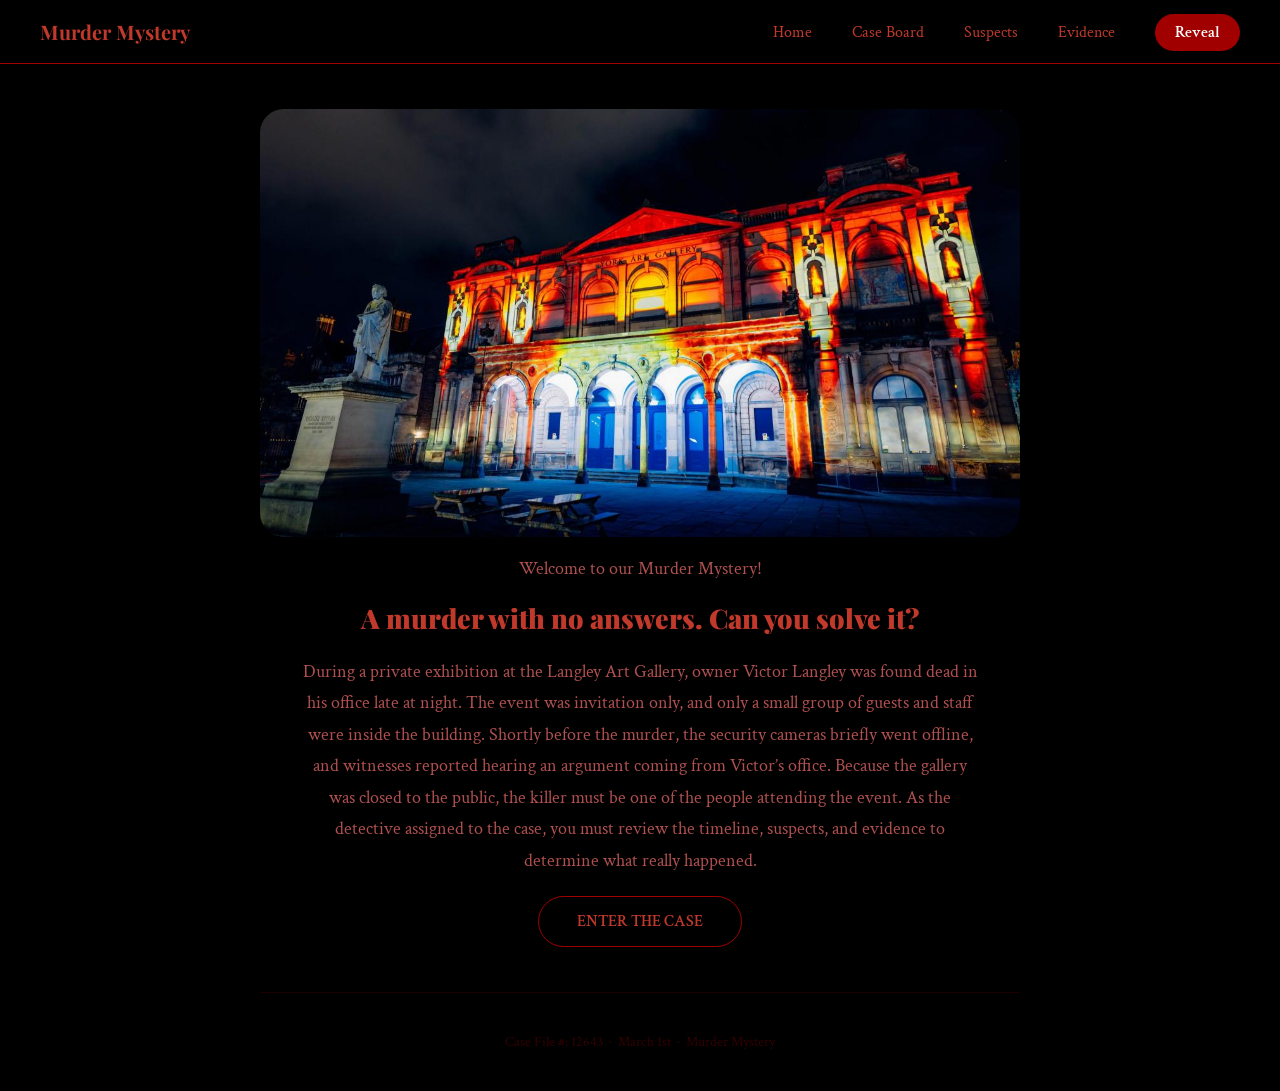
<file: index.html>
<!DOCTYPE html>
<html lang="en">
<head>
  <meta charset="UTF-8">
  <meta name="viewport" content="width=device-width, initial-scale=1.0">

  <link rel="preconnect" href="https://fonts.googleapis.com">
  <link rel="preconnect" href="https://fonts.gstatic.com" crossorigin>
  <link href="https://fonts.googleapis.com/css2?family=Crimson+Text:ital,wght@0,400;0,600;0,700;1,400;1,600;1,700&family=Playfair+Display:ital,wght@0,400..900;1,400..900&display=swap" rel="stylesheet">

  <link rel="stylesheet" href="styles.css">
  <title>Homepage</title>
</head>
<body>
  <!--Navigation Bar-->
  <nav class="nav">
    <a href="index.html" class="nav_logo">Murder Mystery</a>

    <input type="checkbox" id="menu-toggle">

    <ul class="nav_links">
      <li><a href="index.html">Home</a></li>
      <li><a href="case-board.html">Case Board</a></li>
      <li><a href="suspects.html">Suspects</a></li>
      <li><a href="evidence.html">Evidence</a></li>
      <li><a href="reveal.html" class="reveal_button">Reveal</a></li>
    </ul>

    <label for="menu-toggle" class="menu-icon">
      ☰
    </label>
  </nav>

  <main>
    <!--Hero Section-->
    <section class="hero">
      <div class="hero_image">
        <!--IMAGE-->
        <img src="images/art-gallery.jpeg" alt="Placeholder Image">
      </div>
      <div class="hero_text">
        <p class="welcome">Welcome to our Murder Mystery!</p>
        <!--ATTENTION GETTER-->
        <h1>A murder with no answers. Can you solve it?</h1>
        <!--CASE DESCRIPTION-->
        <p class="description">
          During a private exhibition at the Langley Art Gallery, owner Victor Langley was found dead in his office late at night.
          The event was invitation only, and only a small group of guests and staff were inside the building.
          Shortly before the murder, the security cameras briefly went offline, and witnesses reported hearing an argument coming from Victor’s office.
          Because the gallery was closed to the public, the killer must be one of the people attending the event.
          As the detective assigned to the case, you must review the timeline, suspects, and evidence to determine what really happened.
        </p>
        <a class="enter_button" href="case-board.html">ENTER THE CASE</a>
      </div>
    </section>

    <hr class="divider">
  </main>

  <footer>
    Case File #: 12643 &nbsp;·&nbsp; March 1st  &nbsp;·&nbsp; Murder Mystery 
  </footer>
</body>
</html>
</file>
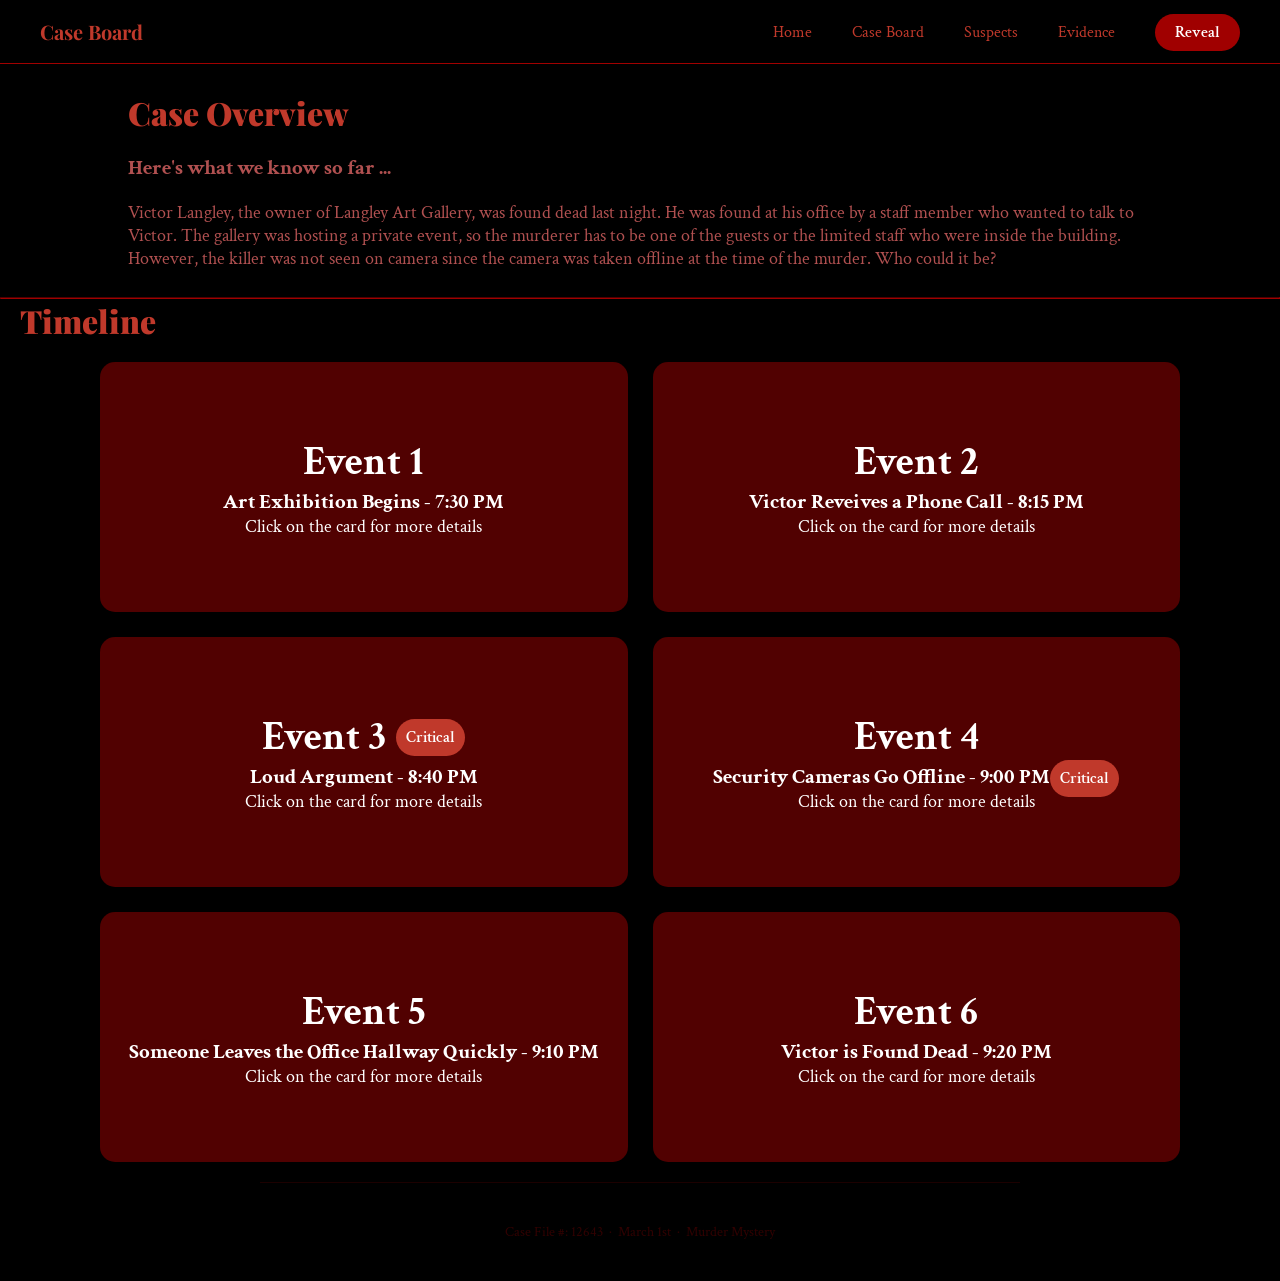
<file: case-board.html>
<!DOCTYPE html>
<html lang="en">
<head>
  <meta charset="UTF-8">
  <meta name="viewport" content="width=device-width, initial-scale=1.0">
  
  <link rel="preconnect" href="https://fonts.googleapis.com">
  <link rel="preconnect" href="https://fonts.gstatic.com" crossorigin>
  <link href="https://fonts.googleapis.com/css2?family=Crimson+Text:ital,wght@0,400;0,600;0,700;1,400;1,600;1,700&family=Playfair+Display:ital,wght@0,400..900;1,400..900&display=swap" rel="stylesheet">

  <link rel="stylesheet" href="styles.css">
  <link rel="stylesheet" href="case-styles.css">
  
  <title>Case Board</title>
</head>
<body>
  <!--Navigation Bar-->
  <nav class="nav">
    <a href="case-board.html" class="nav_logo">Case Board</a>

    <input type="checkbox" id="menu-toggle">

    <ul class="nav_links">
      <li><a href="index.html">Home</a></li>
      <li><a href="case-board.html">Case Board</a></li>
      <li><a href="suspects.html">Suspects</a></li>
      <li><a href="evidence.html">Evidence</a></li>
      <li><a href="reveal.html" class="reveal_button">Reveal</a></li>
    </ul>

    <label for="menu-toggle" class="menu-icon">
      ☰
    </label>
  </nav>

  <main>
    <!--Overview Section-->
    <section class="overview_section">
      <h2>Case Overview</h2>
      <h3 class="what_we_know"> Here's what we know so far ...</h3>
      <p class="detailed_overview">
        Victor Langley, the owner of Langley Art Gallery, was found dead last night. 
        He was found at his office by a staff member who wanted to talk to Victor.
        The gallery was hosting a private event, so the murderer has to be one of the guests or the limited staff who were inside the building. 
        However, the killer was not seen on camera since the camera was taken offline at the time of the murder. Who could it be?
      </p>
    </section>

    <hr class="section_divider">

    <!--Timeline Section-->
    <h2 class="clues">Timeline</h2>
    <section class="card_grid">

      <div class="flip_card">
        <input type="checkbox" id="card1" class="flip_toggle">
        <div class="flip_card_inner">
          <div class="flip_card_front">
            <label for="card1" class="card_label"></label>
              <h2 class="clue_num">Event 1</h2>
              <h3 class="title_name">Art Exhibition Begins - 7:30 PM</h3>
              <p class="click_description">Click on the card for more details</p>
          </div>
          <div class="flip_card_back">
            <label for="card1" class="card_label"></label>
              <h2 class="clue_details">Event 1 Details</h2>
              <p class="back_details">Details:</p>
              <p class="full_description">
                The guests start arriving at the Langley Art Gallery right on time. 
                There are staff with champagne greeting the guests, and checking the names against the guest list.
                Even though the night has just started, many guests seem tense and are looking over their shoulders.
              </p>
          </div>
        </div>
      </div>
      
      <div class="flip_card">
        <input type="checkbox" id="card2" class="flip_toggle">
        <div class="flip_card_inner">
          <div class="flip_card_front">
            <label for="card2" class="card_label"></label>
              <h2 class="clue_num">Event 2</h2>
              <h3 class="title_name">Victor Reveives a Phone Call - 8:15 PM</h3>
              <p class="click_description">Click on the card for more details</p>
          </div>
          <div class="flip_card_back">
            <label for="card2" class="card_label"></label>
              <h2 class="clue_details">Event 2 Details</h2>
              <p class="back_details">Details:</p>
              <p class="full_description">
                Victor receives a phone call while talking to some of the other guests. 
                He quickly excuses himself and takes the call somewhat away from the exhibition.
                Guests quickly realized that something was wrong when he became agitated at the end of his call.
                Victor then returns to the exhibition for a brief moment, but without saying much he went to office shortly after.
              </p>
          </div>
        </div>
      </div>
      
      <div class="flip_card">
        <input type="checkbox" id="card3" class="flip_toggle">
        <div class="flip_card_inner">
          <div class="flip_card_front">
            <label for="card3" class="card_label"></label>
              <h2 class="clue_num">Event 3 <span class="status_badge critical">Critical</span></h2>
              <h3 class="title_name">Loud Argument - 8:40 PM</h3>
              <p class="click_description">Click on the card for more details</p>
          </div>
          <div class="flip_card_back">
            <label for="card3" class="card_label"></label>
              <h2 class="clue_details">Event 3 Details <span class="status_badge critical">Critical</span></h2>
              <p class="back_details">Details:</p>
              <p class="full_description">
                A staff memeber was walking by Victor's office when she heard loud voices coming from Victor's office.
                It was not clear what the argument was about, but she could tell it was Victor arguing with someone she could not identify.
                The argument lasted for several minutes before falling silent.
              </p>
          </div>
        </div>
      </div>
      
      <div class="flip_card">
        <input type="checkbox" id="card4" class="flip_toggle">
        <div class="flip_card_inner">
          <div class="flip_card_front">
            <label for="card4" class="card_label"></label>
              <h2 class="clue_num">Event 4</h2>
              <h3 class="title_name">Security Cameras Go Offline - 9:00 PM<span class="status_badge critical">Critical</span></h3>
              <p class="click_description">Click on the card for more details</p>
          </div>
          <div class="flip_card_back">
            <label for="card4" class="card_label"></label>
              <h2 class="clue_details">Event 4 Details <span class="status_badge critical">Critical</span></h2>
              <p class="back_details">Details:</p>
              <p class="full_description">
                All of a sudden, the gallery's security system goes offline with no explanation. 
                This lasted for about 15 minutes, which means that in a critical window of time, there is no recorded footage. 
                Investigators could not find any technical fault to explain the situation.
              </p>
          </div>
        </div>
      </div>
      
      <div class="flip_card">
        <input type="checkbox" id="card5" class="flip_toggle">
        <div class="flip_card_inner">
          <div class="flip_card_front">
            <label for="card5" class="card_label"></label>
              <h2 class="clue_num">Event 5</h2>
              <h3 class="title_name">Someone Leaves the Office Hallway Quickly - 9:10 PM</h3>
              <p class="click_description">Click on the card for more details</p>
          </div>
          <div class="flip_card_back">
            <label for="card5" class="card_label"></label>
              <h2 class="clue_details">Event 5 Details</h2>
              <p class="back_details">Details:</p>
              <p class="full_description">
                One of the guests standing near the east corridor sees someone running away from the direction of Victor’s office. 
                The mysterious person kept their head down and did not stop when called to. 
                None of the guests were able to identify this individual.
              </p>
          </div>
        </div>
      </div>
      
      <div class="flip_card">
        <input type="checkbox" id="card6" class="flip_toggle">
        <div class="flip_card_inner">
          <div class="flip_card_front">
            <label for="card6" class="card_label"></label>
              <h2 class="clue_num">Event 6</h2>
              <h3 class="title_name">Victor is Found Dead - 9:20 PM</h3>
              <p class="click_description">Click on the card for more details</p>
          </div>
          <div class="flip_card_back">
            <label for="card6" class="card_label"></label>
              <h2 class="clue_details">Event 6 Details</h2>
              <p class="back_details">Details:</p>
              <p class="full_description">
                One of the staff members wanted to talk to Victor in his office, but they found Victor behind his desk, unresponsive.
                Emergency services were called immediately, but it was too late. Victor was pronounced dead at the scene.
                The gallery then went into lockdown, and all guests were told to stay on the premise for interviews.
              </p>
          </div>
        </div>
      </div>

    </section>

    <hr class="divider">

  </main>
  
  <footer>
    Case File #: 12643 &nbsp;·&nbsp; March 1st  &nbsp;·&nbsp; Murder Mystery 
  </footer>
</body>
</html>
</file>
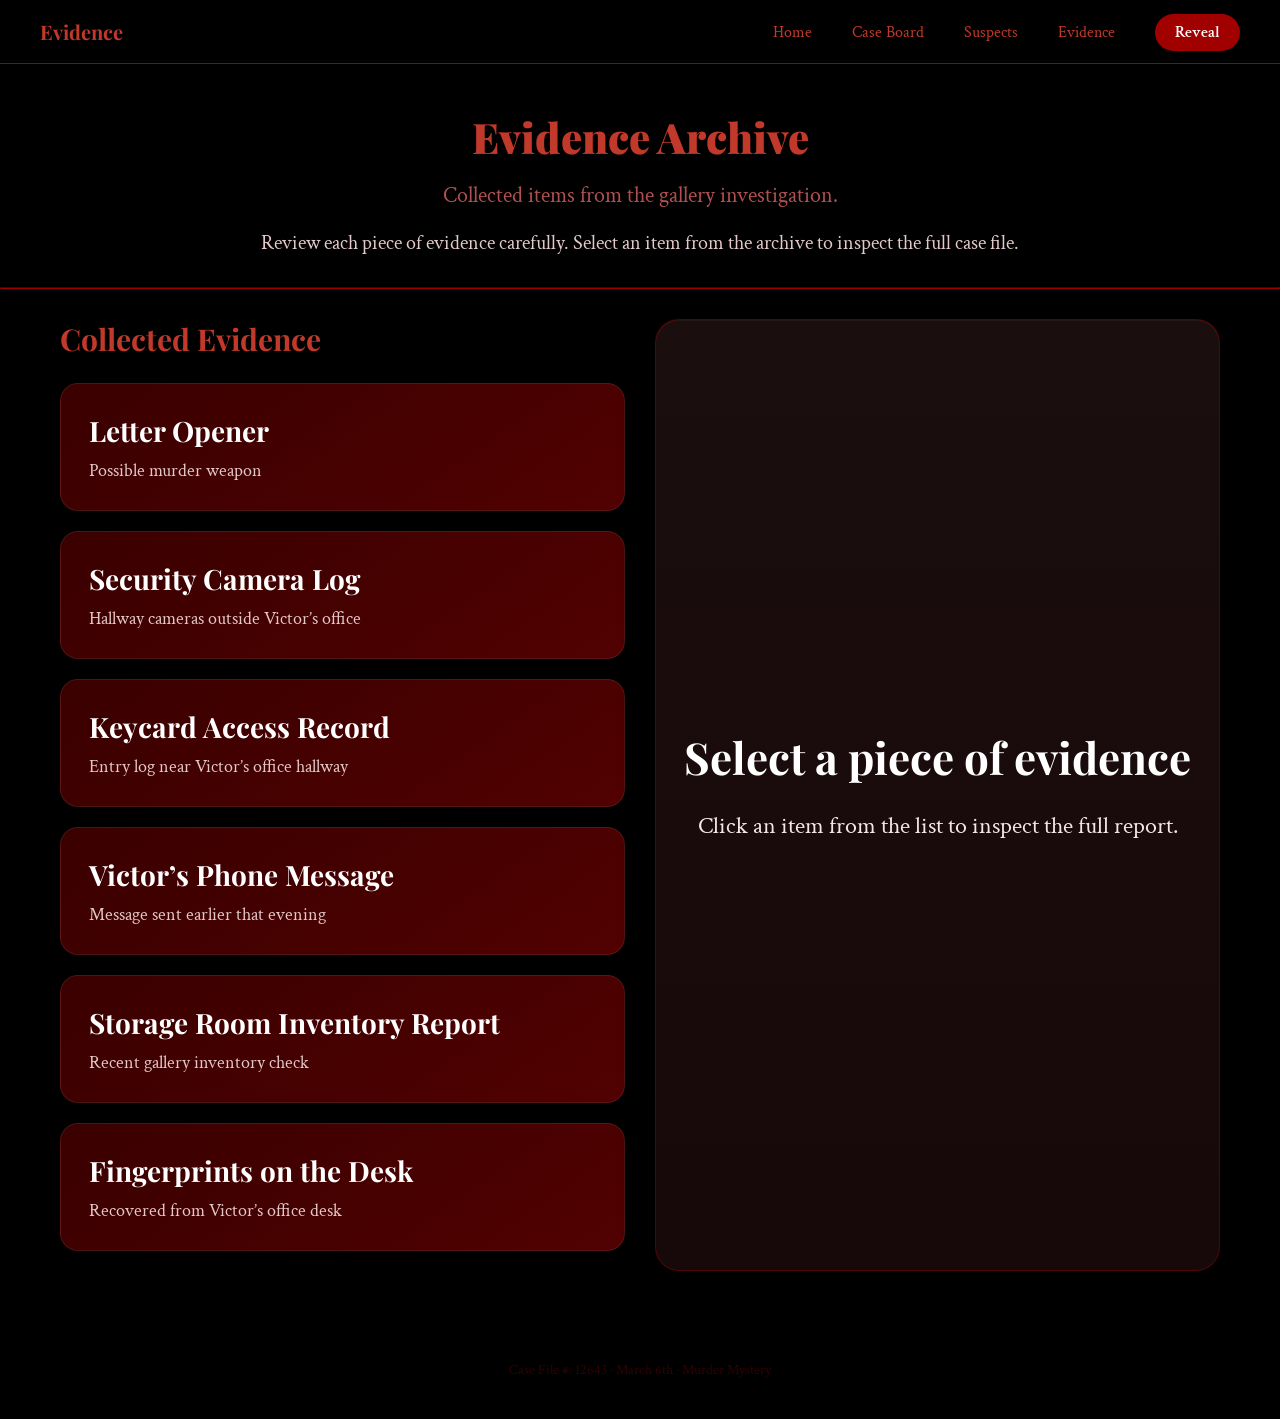
<file: evidence.html>
<!DOCTYPE html>
<html lang="en">
<head>
  <meta charset="UTF-8">
  <meta name="viewport" content="width=device-width, initial-scale=1.0">

  <link rel="preconnect" href="https://fonts.googleapis.com">
  <link rel="preconnect" href="https://fonts.gstatic.com" crossorigin>
  <link href="https://fonts.googleapis.com/css2?family=Crimson+Text&family=Playfair+Display&display=swap" rel="stylesheet">

  <link rel="stylesheet" href="styles.css">
  <link rel="stylesheet" href="evidence-styles.css">

  <title>Evidence</title>
</head>
<body>

<nav class="nav">
  <a href="evidence.html" class="nav_logo">Evidence</a>

  <input type="checkbox" id="menu-toggle">

  <ul class="nav_links">
    <li><a href="index.html">Home</a></li>
    <li><a href="case-board.html">Case Board</a></li>
    <li><a href="suspects.html">Suspects</a></li>
    <li><a href="evidence.html">Evidence</a></li>
    <li><a href="reveal.html" class="reveal_button">Reveal</a></li>
  </ul>

  <label for="menu-toggle" class="menu-icon">☰</label>
</nav>

<main>

<section class="evidence_intro">
  <h1>Evidence Archive</h1>
  <p class="evidence_subheading">Collected items from the gallery investigation.</p>
  <p class="evidence_description">
    Review each piece of evidence carefully. Select an item from the archive to inspect the full case file.
  </p>
</section>

<hr class="section_divider">

<section class="evidence_layout">


  <aside class="evidence_list">

    <h2 class="sidebar_title">Collected Evidence</h2>

    <a href="#e1" class="evidence_item">
      <h3>Letter Opener</h3>
      <p>Possible murder weapon</p>
    </a>

    <a href="#e2" class="evidence_item">
      <h3>Security Camera Log</h3>
      <p>Hallway cameras outside Victor’s office</p>
    </a>

    <a href="#e3" class="evidence_item">
      <h3>Keycard Access Record</h3>
      <p>Entry log near Victor’s office hallway</p>
    </a>

    <a href="#e4" class="evidence_item">
      <h3>Victor’s Phone Message</h3>
      <p>Message sent earlier that evening</p>
    </a>

    <a href="#e5" class="evidence_item">
      <h3>Storage Room Inventory Report</h3>
      <p>Recent gallery inventory check</p>
    </a>

    <a href="#e6" class="evidence_item">
      <h3>Fingerprints on the Desk</h3>
      <p>Recovered from Victor’s office desk</p>
    </a>

  </aside>




  <section class="evidence_details">

    <div class="detail_placeholder">
      <h2>Select a piece of evidence</h2>
      <p>Click an item from the list to inspect the full report.</p>
    </div>


    <article id="e1" class="detail_card">
      <div class="detail_content">
        <p class="detail_tag">Evidence File 01</p>
        <h2>Letter Opener</h2>
        <p>A brass letter opener was found on Victor Lang’s desk with traces of blood on the blade.</p>
        <p>Investigators believe it was taken from the desk during an argument and used in the attack.</p>
        <p>Because the weapon belonged to Victor, the killer likely did not bring a weapon with them and acted during a sudden confrontation.</p>
      </div>
    </article>


    <article id="e2" class="detail_card">
      <div class="detail_content">
        <p class="detail_tag">Evidence File 02</p>
        <h2>Security Camera Log</h2>
        <p>The gallery’s security system shows the hallway cameras outside Victor’s office went offline between 8:55 PM and 9:05 PM.</p>
        <p>This outage happened at the same time witnesses reported hearing an argument.</p>
        <p>The shutdown appears to have been done manually through the security system.</p>
      </div>
    </article>


    <article id="e3" class="detail_card">
      <div class="detail_content">
        <p class="detail_tag">Evidence File 03</p>
        <h2>Keycard Access Record</h2>
        <p>Electronic keycard records show that Tyler Reed’s security card was used to enter the hallway leading to Victor’s office during the camera outage.</p>
        <p>This places him near the office at the most critical time.</p>
        <p>No other staff keycards were recorded in that area during those minutes.</p>
      </div>
    </article>


    <article id="e4" class="detail_card">
      <div class="detail_content">
        <p class="detail_tag">Evidence File 04</p>
        <h2>Victor’s Phone Message</h2>
        <p>Earlier that evening, Victor sent a message that read: “We need to talk tonight about what you've been doing.”</p>
        <p>Investigators believe the message was directed at someone he suspected of wrongdoing.</p>
        <p>The message suggests Victor planned to confront that person during the event.</p>
      </div>
    </article>


    <article id="e5" class="detail_card">
      <div class="detail_content">
        <p class="detail_tag">Evidence File 05</p>
        <h2>Storage Room Inventory Report</h2>
        <p>A recent inventory check showed that several valuable paintings were missing from the gallery storage room.</p>
        <p>Victor had begun reviewing security logs to determine who had access to the room.</p>
        <p>This discovery may have led to the confrontation that occurred in his office.</p>
      </div>
    </article>


    <article id="e6" class="detail_card">
      <div class="detail_content">
        <p class="detail_tag">Evidence File 06</p>
        <h2>Fingerprints on the Desk</h2>
        <p>Fingerprints recovered from Victor’s desk include several belonging to Tyler Reed, located near the letter opener.</p>
        <p>While it is normal for staff to enter the office occasionally, the placement of the prints suggests he may have been near the weapon shortly before the attack.</p>
      </div>
    </article>

  </section>

</section>

</main>

<footer>
  Case File #: 12643 · March 6th · Murder Mystery
</footer>

</body>
</html>
</file>
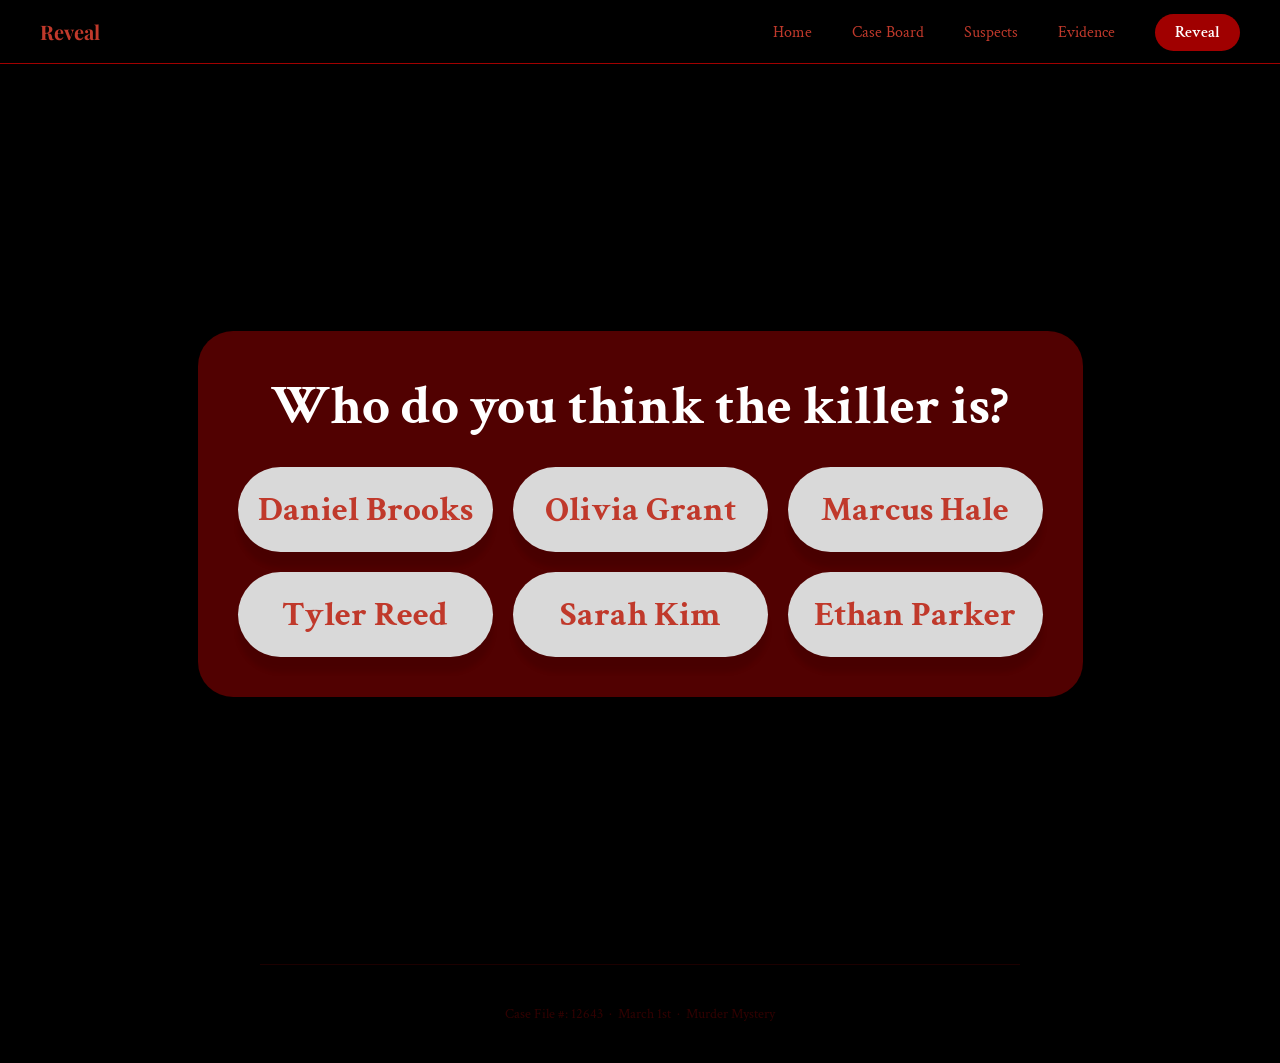
<file: reveal.html>
<!DOCTYPE html>
<html lang="en">
<head>
  <meta charset="UTF-8">
  <meta name="viewport" content="width=device-width, initial-scale=1.0">

  <link rel="preconnect" href="https://fonts.googleapis.com">
  <link rel="preconnect" href="https://fonts.gstatic.com" crossorigin>
  <link href="https://fonts.googleapis.com/css2?family=Crimson+Text:ital,wght@0,400;0,600;0,700;1,400;1,600;1,700&family=Playfair+Display:ital,wght@0,400..900;1,400..900&display=swap" rel="stylesheet">

  <link rel="stylesheet" href="styles.css">
  <link rel="stylesheet" href="reveal.css">

  <title>Reveal</title>
</head>
<body>
  <!--Navigation Bar-->
  <nav class="nav">
    <a href="reveal.html" class="nav_logo">Reveal</a>

    <input type="checkbox" id="menu-toggle">

    <ul class="nav_links">
      <li><a href="index.html">Home</a></li>
      <li><a href="case-board.html">Case Board</a></li>
      <li><a href="suspects.html">Suspects</a></li>
      <li><a href="evidence.html">Evidence</a></li>
      <li><a href="reveal.html" class="reveal_button">Reveal</a></li>
    </ul>

    <label for="menu-toggle" class="menu-icon">
      ☰
    </label>
  </nav>

  <main>
    <section class="question_section">
      <div class="card">
        <h1>Who do you think the killer is?</h1>
        <div class="buttons">
          <a href="reveal_incorrect.html" class="button_link">Daniel Brooks</a>
          <a href="reveal_incorrect.html" class="button_link">Olivia Grant</a>
          <a href="reveal_incorrect.html" class="button_link">Marcus Hale</a>
          <a href="reveal_correct.html" class="button_link">Tyler Reed</a>
          <a href="reveal_incorrect.html" class="button_link">Sarah Kim</a>
          <a href="reveal_incorrect.html" class="button_link">Ethan Parker</a>
        </div>
      </div>
    </section>

    <hr class="divider">
  </main>
  
  <footer>
    Case File #: 12643 &nbsp;·&nbsp; March 1st  &nbsp;·&nbsp; Murder Mystery 
  </footer>
</body>
</html>
</file>
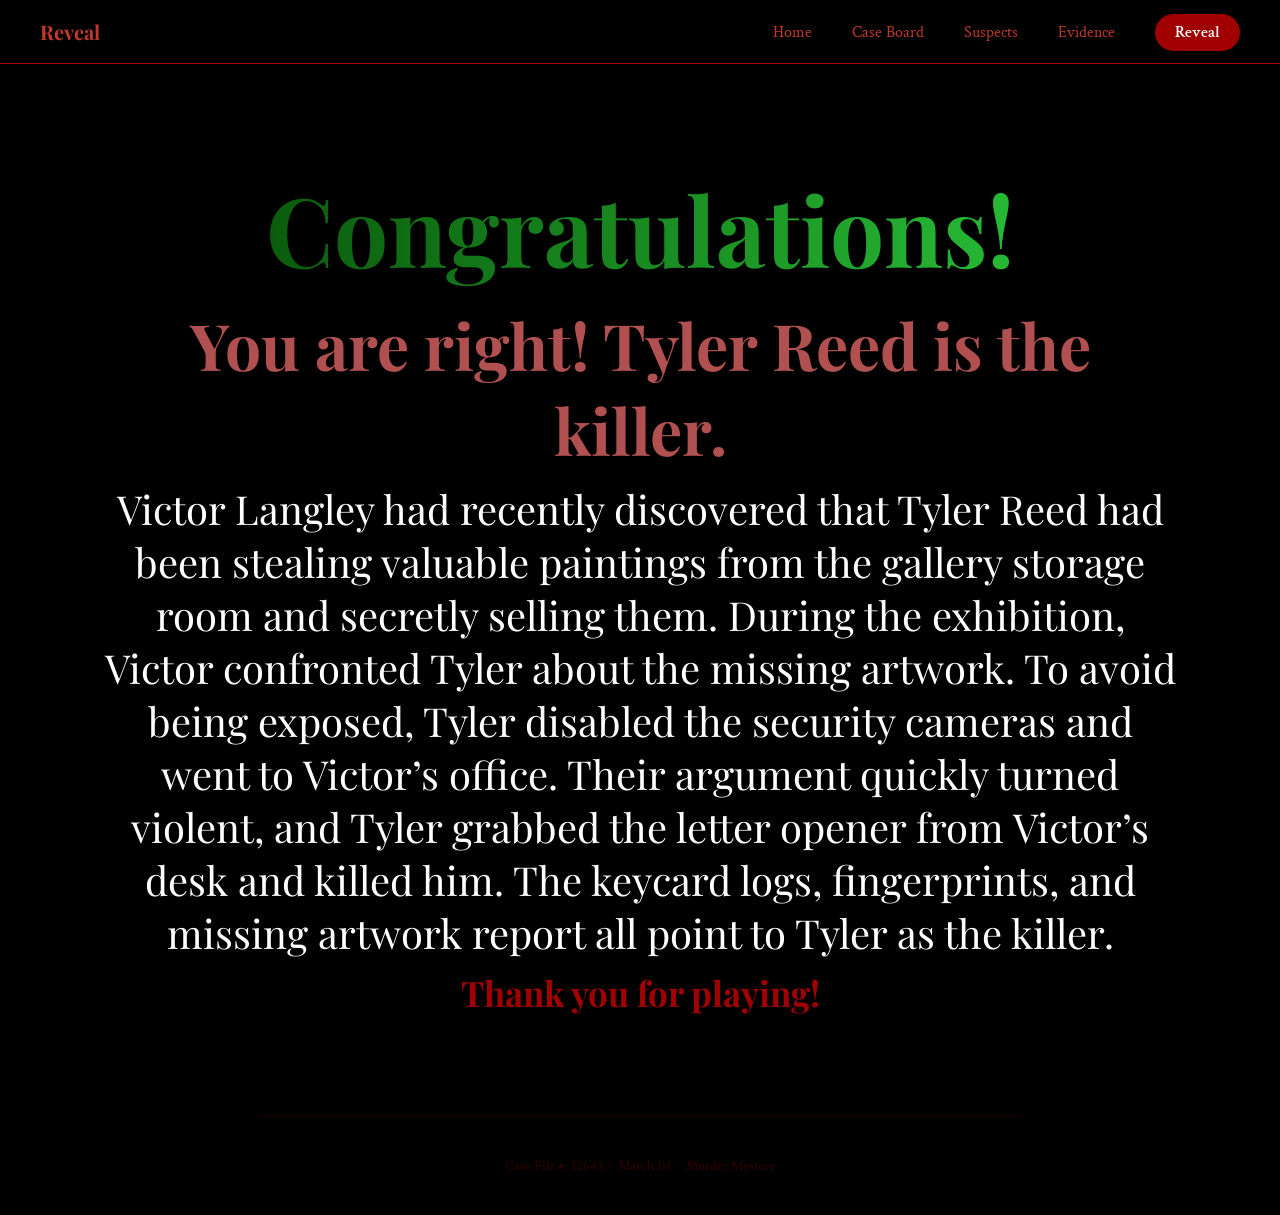
<file: reveal_correct.html>
<!DOCTYPE html>
<html lang="en">
<head>
  <meta charset="UTF-8">
  <meta name="viewport" content="width=device-width, initial-scale=1.0">

  <link rel="preconnect" href="https://fonts.googleapis.com">
  <link rel="preconnect" href="https://fonts.gstatic.com" crossorigin>
  <link href="https://fonts.googleapis.com/css2?family=Crimson+Text:ital,wght@0,400;0,600;0,700;1,400;1,600;1,700&family=Playfair+Display:ital,wght@0,400..900;1,400..900&display=swap" rel="stylesheet">

  <link rel="stylesheet" href="styles.css">
  <link rel="stylesheet" href="reveal_correct.css">

  <title>Correct!</title>
</head>
<body>
  <!--Navigation Bar-->
  <nav class="nav">
    <a href="reveal_correct.html" class="nav_logo">Reveal</a>

    <input type="checkbox" id="menu-toggle">

    <ul class="nav_links">
      <li><a href="index.html">Home</a></li>
      <li><a href="case-board.html">Case Board</a></li>
      <li><a href="suspects.html">Suspects</a></li>
      <li><a href="evidence.html">Evidence</a></li>
      <li><a href="reveal_correct.html" class="reveal_button">Reveal</a></li>
    </ul>

    <label for="menu-toggle" class="menu-icon">
      ☰
    </label>
  </nav>

  <main>
    <section class="correct_section">
      <div class="congrats_text">
        <h1 class="congratulations fade_item">Congratulations!</h1>
        <h2 class="confirm_suspect fade_item">You are right! Tyler Reed is the killer.</h2>
        <p class="full_story fade_item">
          Victor Langley had recently discovered that Tyler Reed had been stealing valuable paintings from the gallery storage room and secretly selling them.
          During the exhibition, Victor confronted Tyler about the missing artwork.
          To avoid being exposed, Tyler disabled the security cameras and went to Victor’s office.
          Their argument quickly turned violent, and Tyler grabbed the letter opener from Victor’s desk and killed him.
          The keycard logs, fingerprints, and missing artwork report all point to Tyler as the killer.
        </p>
        <h2 class="thanks fade_item">Thank you for playing!</h2>
      </div>
    </section>

    <hr class="divider">
  </main>

  <footer>
    Case File #: 12643 &nbsp;·&nbsp; March 1st  &nbsp;·&nbsp; Murder Mystery 
  </footer>
    
</body>
</html>
</file>
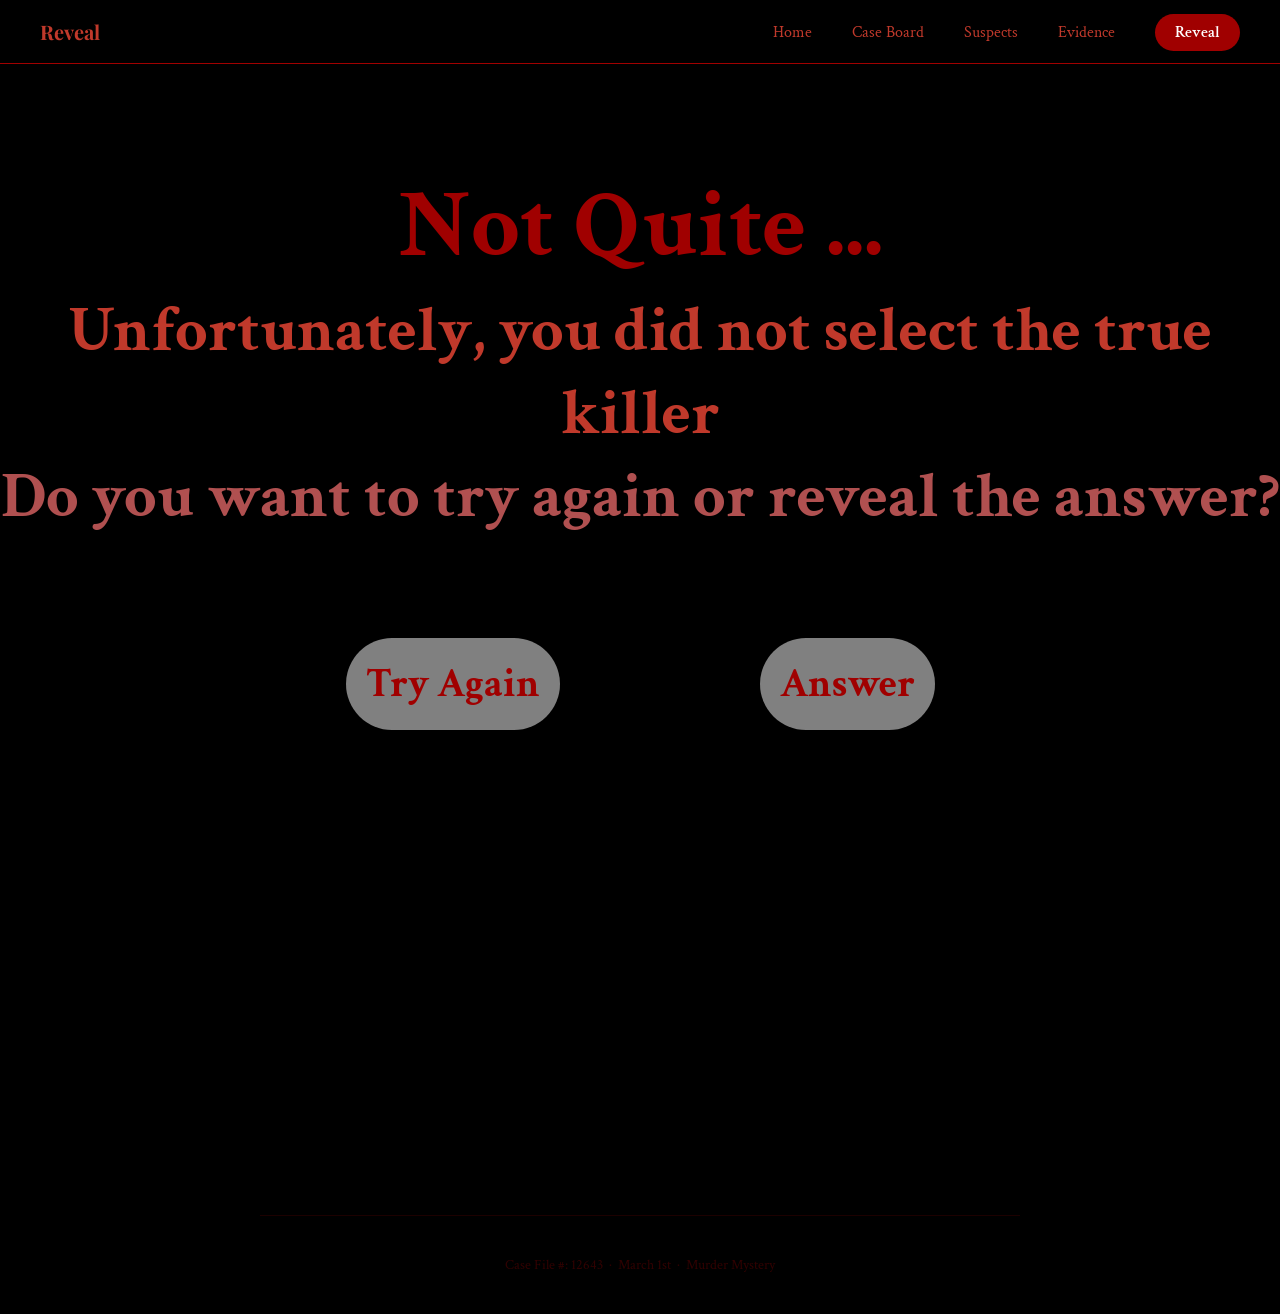
<file: reveal_incorrect.html>
<!DOCTYPE html>
<html lang="en">
<head>
  <meta charset="UTF-8">
  <meta name="viewport" content="width=device-width, initial-scale=1.0">

  <link rel="preconnect" href="https://fonts.googleapis.com">
  <link rel="preconnect" href="https://fonts.gstatic.com" crossorigin>
  <link href="https://fonts.googleapis.com/css2?family=Crimson+Text:ital,wght@0,400;0,600;0,700;1,400;1,600;1,700&family=Playfair+Display:ital,wght@0,400..900;1,400..900&display=swap" rel="stylesheet">

  <link rel="stylesheet" href="styles.css">
  <link rel="stylesheet" href="reveal_incorrect.css">

  <title>Incorrect</title>
</head>
<body>
  <!--Navigation Bar-->
  <nav class="nav">
    <a href="reveal_incorrect.html" class="nav_logo">Reveal</a>

    <input type="checkbox" id="menu-toggle">

    <ul class="nav_links">
      <li><a href="index.html">Home</a></li>
      <li><a href="case-board.html">Case Board</a></li>
      <li><a href="suspects.html">Suspects</a></li>
      <li><a href="evidence.html">Evidence</a></li>
      <li><a href="reveal_incorrect.html" class="reveal_button">Reveal</a></li>
    </ul>

    <label for="menu-toggle" class="menu-icon">
      ☰
    </label>
  </nav>

  <main>
    <input type="checkbox" id="answer_toggle" class="answer_toggle">

    <section class="incorrect_reveal">
      <h1 class="not_quite">Not Quite ...</h1>
      <h2 class="inc_description">Unfortunately, you did not select the true killer</h2>
      <h2 class="question">Do you want to try again or reveal the answer?</h2>
      <div class="button_row">
        <a href="reveal.html" class="try_again">Try Again</a>
        <label for="answer_toggle" class="answer">Answer</label>
      </div>
    </section>

    <section class="answer_section">
      <hr class="answer_divider">
      <h2 class="answer_title">Answer</h2>
      <p class="subtitle1">The true killer is ... </p>
      <h2 class="suspect_name">Tyler Reed</h2>
      <p class="story">Victor Langley had recently discovered that Tyler Reed had been stealing valuable paintings from the gallery storage room and secretly selling them.
                      During the exhibition, Victor confronted Tyler about the missing artwork.
                      To avoid being exposed, Tyler disabled the security cameras and went to Victor’s office.
                      Their argument quickly turned violent, and Tyler grabbed the letter opener from Victor’s desk and killed him.
                      The keycard logs, fingerprints, and missing artwork report all point to Tyler as the killer.
      </p>
      <p class="thank_you">Thank you for playing!</p>
    </section>

    <hr class="divider">
  </main>

  <footer>
    Case File #: 12643 &nbsp;·&nbsp; March 1st  &nbsp;·&nbsp; Murder Mystery 
  </footer>
</body>
</html>
</file>
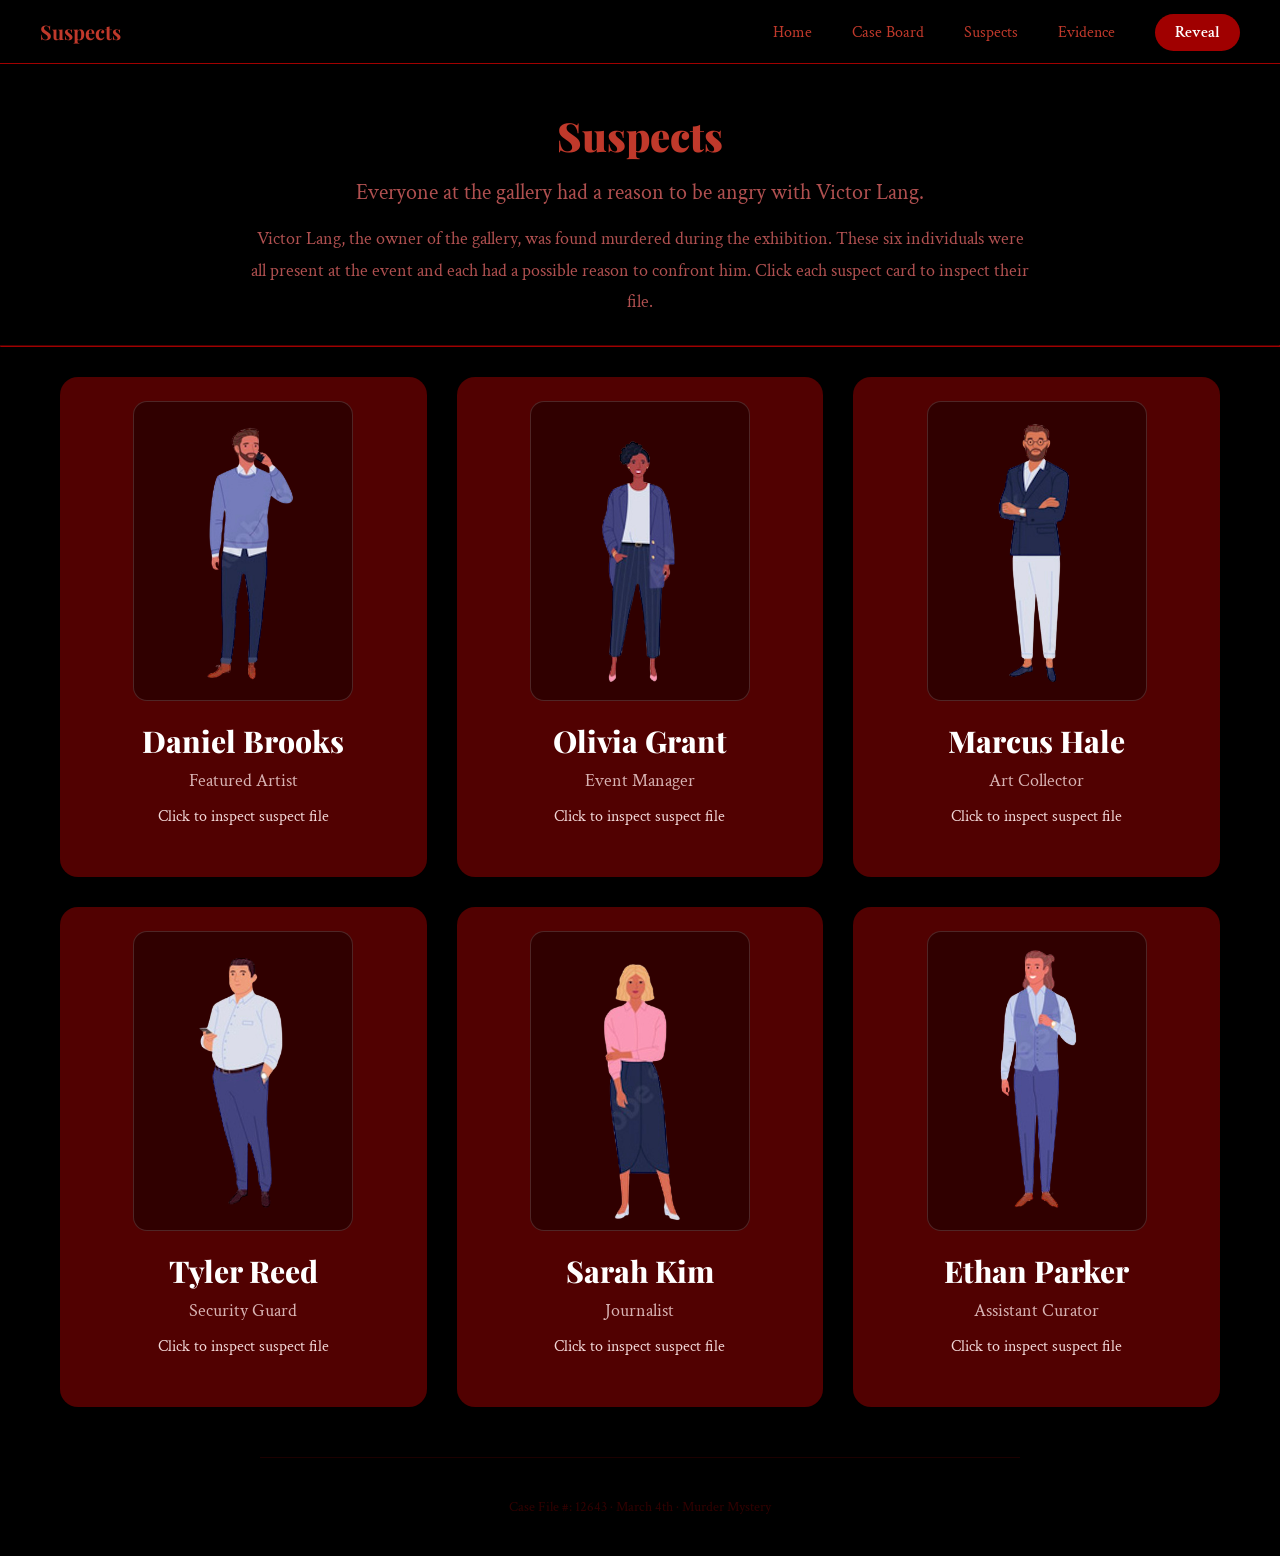
<file: suspects.html>
<!DOCTYPE html>
<html lang="en">
<head>
  <meta charset="UTF-8">
  <meta name="viewport" content="width=device-width, initial-scale=1.0">

  <link rel="preconnect" href="https://fonts.googleapis.com">
  <link rel="preconnect" href="https://fonts.gstatic.com" crossorigin>
  <link href="https://fonts.googleapis.com/css2?family=Crimson+Text:ital,wght@0,400;0,600;0,700;1,400;1,600;1,700&family=Playfair+Display:ital,wght@0,400..900;1,400..900&display=swap" rel="stylesheet">

  <link rel="stylesheet" href="styles.css">
  <link rel="stylesheet" href="suspects-styles.css">

  <title>Suspects</title>
</head>
<body>

<nav class="nav">
  <a href="suspects.html" class="nav_logo">Suspects</a>

  <input type="checkbox" id="menu-toggle">

  <ul class="nav_links">
    <li><a href="index.html">Home</a></li>
    <li><a href="case-board.html">Case Board</a></li>
    <li><a href="suspects.html">Suspects</a></li>
    <li><a href="evidence.html">Evidence</a></li>
    <li><a href="reveal.html" class="reveal_button">Reveal</a></li>
  </ul>

  <label for="menu-toggle" class="menu-icon">☰</label>
</nav>

<main>

<section class="suspects_intro">
  <h1>Suspects</h1>
  <p class="suspects_subheading">Everyone at the gallery had a reason to be angry with Victor Lang.</p>
  <p class="suspects_description">
    Victor Lang, the owner of the gallery, was found murdered during the exhibition.
    These six individuals were all present at the event and each had a possible reason to confront him.
    Click each suspect card to inspect their file.
  </p>
</section>

<hr class="section_divider">

<section class="suspects_grid">


<!-- Daniel Brooks -->

<div class="suspect_card">
<input type="checkbox" id="suspect1" class="suspect_toggle">

<div class="suspect_card_inner">

<div class="suspect_card_front">

<label for="suspect1" class="suspect_label"></label>

<div class="suspect_image">
<img src="images/daniel-brooks.jpg" alt="Portrait of Daniel Brooks">
</div>

<h2 class="suspect_name">Daniel Brooks</h2>
<p class="suspect_role">Featured Artist</p>
<p class="suspect_hint">Click to inspect suspect file</p>

</div>

<div class="suspect_card_back">

<label for="suspect1" class="suspect_label"></label>

<h2 class="suspect_back_name">Daniel Brooks</h2>

<p><span class="detail_label">Role:</span> Featured artist whose painting is being shown at the gallery.</p>

<p><span class="detail_label">Motive:</span> Victor refused to pay the full amount that was originally promised for the painting.</p>

<p><span class="detail_label">Alibi:</span> Says he was speaking with several guests near the exhibit area during the time of the murder.</p>

<p><span class="detail_label">Suspicious Detail:</span> Witnesses say he looked upset earlier in the evening after speaking with Victor.</p>

<p><span class="detail_label">Notes:</span> Financial disagreement could give him a reason to confront Victor.</p>

</div>

</div>
</div>


<!-- Olivia Grant -->

<div class="suspect_card">
<input type="checkbox" id="suspect2" class="suspect_toggle">

<div class="suspect_card_inner">

<div class="suspect_card_front">

<label for="suspect2" class="suspect_label"></label>

<div class="suspect_image">
<img src="images/olivia-grant.jpg" alt="Portrait of Olivia Grant">
</div>

<h2 class="suspect_name">Olivia Grant</h2>
<p class="suspect_role">Event Manager</p>
<p class="suspect_hint">Click to inspect suspect file</p>

</div>

<div class="suspect_card_back">

<label for="suspect2" class="suspect_label"></label>

<h2 class="suspect_back_name">Olivia Grant</h2>

<p><span class="detail_label">Role:</span> Event manager responsible for organizing the exhibition.</p>

<p><span class="detail_label">Motive:</span> Victor recently blamed her for mistakes in the event budget and threatened to fire her.</p>

<p><span class="detail_label">Alibi:</span> Claims she was setting up drinks and refreshments for guests in the lobby.</p>

<p><span class="detail_label">Suspicious Detail:</span> She had access to most areas of the gallery, including the office hallway.</p>

<p><span class="detail_label">Notes:</span> Losing her job could have been a strong motive.</p>

</div>

</div>
</div>


<!-- Marcus Hale -->

<div class="suspect_card">
<input type="checkbox" id="suspect3" class="suspect_toggle">

<div class="suspect_card_inner">

<div class="suspect_card_front">

<label for="suspect3" class="suspect_label"></label>

<div class="suspect_image">
<img src="images/marcus-hale.jpg" alt="Portrait of Marcus Hale">
</div>

<h2 class="suspect_name">Marcus Hale</h2>
<p class="suspect_role">Art Collector</p>
<p class="suspect_hint">Click to inspect suspect file</p>

</div>

<div class="suspect_card_back">

<label for="suspect3" class="suspect_label"></label>

<h2 class="suspect_back_name">Marcus Hale</h2>

<p><span class="detail_label">Role:</span> Wealthy art collector attending the event to purchase artwork.</p>

<p><span class="detail_label">Motive:</span> Victor suddenly increased the price of the featured painting during the event.</p>

<p><span class="detail_label">Alibi:</span> Says he stepped outside to take a phone call during the time of the murder.</p>

<p><span class="detail_label">Suspicious Detail:</span> No one clearly remembers seeing him leave the building.</p>

<p><span class="detail_label">Notes:</span> He had a financial reason to be angry with Victor.</p>

</div>

</div>
</div>


<!-- Tyler Reed -->

<div class="suspect_card">
<input type="checkbox" id="suspect4" class="suspect_toggle">

<div class="suspect_card_inner">

<div class="suspect_card_front">

<label for="suspect4" class="suspect_label"></label>

<div class="suspect_image">
<img src="images/tyler-reed.jpg" alt="Portrait of Tyler Reed">
</div>

<h2 class="suspect_name">Tyler Reed</h2>
<p class="suspect_role">Security Guard</p>
<p class="suspect_hint">Click to inspect suspect file</p>

</div>

<div class="suspect_card_back">

<label for="suspect4" class="suspect_label"></label>

<h2 class="suspect_back_name">Tyler Reed</h2>

<p><span class="detail_label">Role:</span> Security guard responsible for monitoring cameras and building security.</p>

<p><span class="detail_label">Motive:</span> Victor recently discovered Tyler had been entering the storage room without permission.</p>

<p><span class="detail_label">Alibi:</span> Says he was checking the security system when the cameras went offline.</p>

<p><span class="detail_label">Suspicious Detail:</span> His keycard was used to enter the hallway near Victor’s office.</p>

<p><span class="detail_label">Notes:</span> His job gave him full access to the security system.</p>

</div>

</div>
</div>


<!-- Sarah Kim -->

<div class="suspect_card">
<input type="checkbox" id="suspect5" class="suspect_toggle">

<div class="suspect_card_inner">

<div class="suspect_card_front">

<label for="suspect5" class="suspect_label"></label>

<div class="suspect_image">
<img src="images/sarah-kim.jpg" alt="Portrait of Sarah Kim">
</div>

<h2 class="suspect_name">Sarah Kim</h2>
<p class="suspect_role">Journalist</p>
<p class="suspect_hint">Click to inspect suspect file</p>

</div>

<div class="suspect_card_back">

<label for="suspect5" class="suspect_label"></label>

<h2 class="suspect_back_name">Sarah Kim</h2>

<p><span class="detail_label">Role:</span> Journalist invited to cover the gallery exhibition.</p>

<p><span class="detail_label">Motive:</span> Victor refused to give her exclusive access to the gallery’s upcoming collection.</p>

<p><span class="detail_label">Alibi:</span> Says she was interviewing guests in the main hall.</p>

<p><span class="detail_label">Suspicious Detail:</span> She was seen walking near the office hallway earlier in the evening.</p>

<p><span class="detail_label">Notes:</span> She may have been trying to get a story.</p>

</div>

</div>
</div>


<!-- Ethan Parker -->

<div class="suspect_card">
<input type="checkbox" id="suspect6" class="suspect_toggle">

<div class="suspect_card_inner">

<div class="suspect_card_front">

<label for="suspect6" class="suspect_label"></label>

<div class="suspect_image">
<img src="images/ethan-parker.jpg" alt="Portrait of Ethan Parker">
</div>

<h2 class="suspect_name">Ethan Parker</h2>
<p class="suspect_role">Assistant Curator</p>
<p class="suspect_hint">Click to inspect suspect file</p>

</div>

<div class="suspect_card_back">

<label for="suspect6" class="suspect_label"></label>

<h2 class="suspect_back_name">Ethan Parker</h2>

<p><span class="detail_label">Role:</span> Assistant curator who helps manage the gallery’s artwork.</p>

<p><span class="detail_label">Motive:</span> Victor was planning to replace him with a new curator.</p>

<p><span class="detail_label">Alibi:</span> Claims he was cataloging paintings in the storage room.</p>

<p><span class="detail_label">Suspicious Detail:</span> He knew the layout of the gallery and the office schedule very well.</p>

<p><span class="detail_label">Notes:</span> Losing his position could have motivated him.</p>

</div>

</div>
</div>


</section>

<hr class="divider">

</main>

<footer>
Case File #: 12643 · March 4th · Murder Mystery
</footer>

</body>
</html>
</file>
<file: styles.css>
:root{
  --bg-color: black;
  --red-accent: #a00000;
  --red-text: #c0392b;
  --secondary-red: #b05050;
  --font-display: 'Playfair Display', Georgia, serif;
  --font-body: 'Crimson Text', Georgia, serif;
  --nav-height: 64px;
}

*{
  margin: 0;
  padding: 0;
  box-sizing: border-box;
}

html{
  scroll-behavior: smooth;
}

body{
  background-color: var(--bg-color);
  font-family: var(--font-body);
  font-size: 18px;
}

/* Navigation Bar */
.nav{
  position: fixed;
  top: 0;
  left: 0;
  width: 100%;
  height: var(--nav-height);
  display: flex;
  align-items: center;
  justify-content: space-between;
  padding: 0 40px;
  background-color: var(--bg-color);
  border-bottom: 1px solid var(--red-accent);
  z-index: 100;
  cursor: pointer;
}

.nav_logo{
  font-family: var(--font-display);
  font-size: 20px;
  font-weight: 700;
  color: var(--red-text);
  text-decoration: none;
}

.nav_links{
  display: flex;
  align-items: center;
  gap: 40px;
  list-style: none;
}

.nav_links a{
  color: var(--red-text);
  font-size: 16px;
  text-decoration: none;
  transition: color 0.3s ease;
  position: relative;
}

.nav_links a:focus-visible{
  outline: 2px solid #ffd700;
  outline-offset: 4px;
}

/* When hovering over the links add a underline underneath */
.nav_links a::after{
  content: '';
  position: absolute;
  bottom: -4px;
  left: 0;
  width: 0;
  height: 1px;
  background-color: var(--red-text);
  transition: width 0.3s ease;
}

.nav_links a:hover::after{
  width: 100%;
}

.nav_links a:hover{
  color: white;
}

.reveal_button{
  background-color: var(--red-accent);
  color: white !important;
  padding: 8px 20px;
  border-radius: 50px;
  font-weight: 600;
  border: none;
}

.reveal_button::after{
  display: none;
}

.reveal_button:hover{
  background-color: var(--red-text);
  transform: scale(1.05);
}

/* Menu Toggle */
#menu-toggle{
  display: none;
}

.menu-icon{
  font-size: 32px;
  display: none;
  cursor: pointer;
}

main{
  padding-top: var(--nav-height);
}

.hero{
  display: flex;
  flex-direction: column;
  align-items: center;
  padding: 5vh 10%;
  gap: 20px;
}

.hero_image{
  display: flex;
  align-items: center;
  justify-content: center;
  width: 100%;
  max-width: 760px;
  border-radius: 24px;
  position: relative;
  overflow: hidden;
  aspect-ratio: 16 / 9;
}

.hero_image img{
  display: block;
  width: 100%;
  height: 100%;
  object-fit: cover;
}

.hero_text{
  display: flex;
  flex-direction: column;
  align-items: center;
  text-align: center;
  max-width: 680px;
  gap: 20px;
}

.welcome{
  font-family: var(--font-body);
  font-size: 18px;
  color: var(--secondary-red);
}

.hero_text h1{
  font-family: var(--font-display);
  font-weight: 900;
  color: var(--red-text);
}

.description{
  font-family: var(--font-body);
  font-size: 18px;
  color: var(--secondary-red);
  line-height: 1.75;
}

.enter_button{
  display: inline-block;
  text-decoration: none;
  padding: 14px 38px;
  color: var(--red-text);
  border: 1px solid var(--red-accent);
  border-radius: 50px;
  font-family: var(--font-body);
  font-size: 16px;
  font-weight: 600;
  cursor: pointer;
  transition: 
    background-color 0.3s ease,
    color 0.3s ease,
    transform 0.3s ease,
    box-shadow 0.3s ease;
}

.enter_button:hover{
  background-color: var(--red-accent);
  color: white;
  transform: scale(1.05);
  animation: none;
}

.enter_button:focus-visible{
  outline: 2px solid #ffd700;
  outline-offset: 4px;
}

.divider{
  width: 100%;
  max-width: 760px;
  margin: 0 auto;
  border: none;
  border-top: 1px solid rgba(139, 0, 0, 0.2);
}

/* Footer */
footer{
  text-align: center;
  padding: 40px 16px;
  font-family: var(--font-body);
  font-size: 14px;
  color: rgba(139, 0, 0, 0.35);
}

/* Keyframe for pulse on enter the case button */
@keyframes pulse {
  0% {box-shadow: 0 0 0 0 rgba(139, 0, 0, 0.5);}
  70% {box-shadow: 0 0 0 12px rgba(139, 0, 0, 0);}
  100% {box-shadow: 0 0 0 0 rgba(139, 0, 0, 0);}
}

/* Reduced motion */
@media (prefers-reduced-motion: no-preference){
  .enter_button{
    animation: pulse 2.5s infinite;
  }

  .critical{
    animation: pulse 2.5s infinite;
  }
}

@media (prefers-reduced-motion: reduce) {
  .enter_button{
    animation: none;
  }

  .critical{
    animation: none;
  }
}

/* Responsive Styling*/
@media (min-width: 641px) and (max-width: 1024px){
  .hero{
    padding: 48px 20px 64px 20px;
  }
  
  .hero_image{
    max-width: 700px;
    margin: 0 auto;
  }  

  .nav_links{
    gap: 20px;
  }
}

@media(max-width: 600px){
  .nav{
    padding: 0 20px;
  }
  
  .hero{
    padding: 40px 20px 56px;
    gap: 2.5rem;
  }
  
  .hero_text h1{
    font-size: 32px;
  }
  
  .enter_button{
    padding: 12px 29px;
    font-size: 15px;
  }
    /* Header */
  .menu-icon{
    display: block;
    color: var(--red-text);
  }

  .nav_links{
    position: absolute;
    top: 100%;
    margin-top: 16px;
    width: 100%;
    padding: 12px 0;
    color: white;
    display: none;
    flex-direction: column;
    text-align: center;
    background-color: rgba(0, 0, 0, 0.9);
    border-radius: 3rem;
    gap: 20px;
  }

  .reveal_button{              
    display: block;
  }

  #menu-toggle:checked ~ .nav_links{
    display: flex;
  }
  
  #menu-toggle:checked ~ .reveal_button{
    display: flex;
  }
}
</file>
<file: case-styles.css>
.overview_section{
  display: flex;
  flex-direction: column;
  align-items: baseline;
  padding: 3vh 10%;
  gap: 20px;
}

.overview_section h2{
  font-family: var(--font-display);
  font-weight: 900;
  color: var(--red-text);
  font-size: 32px;
}

.what_we_know{
  font-family: var(--font-body);
  color: var(--secondary-red);
}

.detailed_overview{
  font-family: var(--font-body);
  font-size: 18px;
  color: var(--secondary-red);
}

.section_divider{
  width: 100%;
  border-color: var(--red-accent);
}

/* Clues */
.clues{
  font-family: var(--font-display);
  font-weight: 900;
  color: var(--red-text);
  font-size: 32px;
  padding-left: 20px;
}

.card_grid{
  display: grid;
  grid-template-columns: repeat(2, minmax(200px, 1fr));
  gap: 25px;
  padding: 20px 100px;
}

.flip_card{
  display: flex;
  background-color: transparent;
  min-height: 250px;
  perspective: 1000px;
  transition: transform 0.3s ease, box-shadow 0.3s ease;
  box-shadow: 0 2px 5px rgba(0, 0, 0, 0.1);
}

.flip_card:hover{
  transform: translateY(-5px);
}

.flip_toggle{
  display: none;
}

.flip_toggle:checked + .flip_card_inner{
  transform: rotateY(180deg);
}

.flip_card_inner{
  display: block;
  cursor: pointer;
  width: 100%;
  align-self: stretch;
  min-height: inherit;
  transition: transform 0.8s;
  transform-style: preserve-3d;
}

.clue_num{
  font-size: 40px;
}

.clue_num, .clue_details{
  display: flex;
  justify-content: center;
  align-items: center;
  gap: 10px;
}

.status_badge{
  color: white !important;
  padding: 8px 10px;
  border-radius: 50px;
  font-weight: 600;
  font-size: 16px;
  border: none;
  text-align: center;
}

.critical{
  background-color: var(--red-text);
}

.flip_card_front, .flip_card_back{
  position: absolute;
  width: 100%;
  height: 100%;
  backface-visibility: hidden;
  background-color: #510101;
  color: white;
  text-align: center;
  border-radius: 15px;
}

.flip_card_front{
  display: flex;
  flex-direction: column;
  justify-content: center;
  align-items: center;
}

.card_label{
  position: absolute;
  top: 0;
  left: 0;
  width: 100%;
  height: 100%;
  cursor: pointer;
  z-index: 1;
}

.flip_card_back{
  position: absolute;
  display: flex;
  flex-direction: column;
  justify-content: center;
  align-items: center;
  transform: rotateY(180deg);
  padding: 20px;
  overflow-y: auto;
}

.back_details{
  font-size: 18px;
}

/* Reduced Motion */
@media (prefers-reduced-motion: no-preference){
  .critical{
    animation: pulse 2.5s infinite;
  }
}

@media (prefers-reduced-motion: reduce) {
  .critical{
    animation: none;
  }
}

/* Mobile Responsive */
@media (min-width: 641px) and (max-width: 1024px){
  .card_grid{
    padding: 20px;
  }

  .flip_card{
    height: 350px;
  }

  .flip_card_front{
    display: flex;
    flex-direction: column;
    justify-content: center;
    align-items: center;
  }
}

@media(max-width: 600px){
  .card_grid{
    grid-template-columns: 1fr;
    padding: 10px;
  }

  .flip_card{
    height: 300px;
    min-height: unset;
    overflow-y: auto;
  }

  .flip_card_front{
    display: flex;
    flex-direction: column;
    justify-content: center;
    align-items: center;
  }

  .flip_card_back{
    padding: 20px 15px;
  }
}
</file>
<file: evidence-styles.css>
/* Evidence intro section */

.evidence_intro{
  display:flex;
  flex-direction:column;
  align-items:center;
  text-align:center;
  padding:5vh 10% 3vh;
  gap:16px;
}

.evidence_intro h1{
  font-family:var(--font-display);
  font-size:42px;
  font-weight:900;
  color:var(--red-text);
}

.evidence_subheading{
  font-family:var(--font-body);
  font-size:22px;
  color:var(--secondary-red);
}

.evidence_description{
  max-width:780px;
  font-family:var(--font-body);
  font-size:20px;
  line-height:1.7;
  color:#e4caca;
}

.section_divider{
  width:100%;
  border-color:var(--red-accent);
}

/* Layout */

.evidence_layout{
  display:grid;
  grid-template-columns:1fr 1fr;
  gap:30px;
  padding:30px 60px 50px;
  min-height:calc(100vh - 220px);
}

/* Left evidence list */

.sidebar_title{
  font-family:var(--font-display);
  font-size:30px;
  color:var(--red-text);
  margin-bottom:24px;
}

.evidence_item{
  display:block;
  text-decoration:none;
  background:linear-gradient(145deg,#3a0000,#510101);
  color:white;
  padding:28px;
  margin-bottom:20px;
  border-radius:18px;
  border:1px solid rgba(255,255,255,0.08);
  box-shadow:0 6px 18px rgba(0,0,0,0.25);
  transition:all .3s ease;
}

.evidence_item:hover{
  transform:translateX(6px);
  background:linear-gradient(145deg,#520101,#650101);
  border-color:rgba(192,57,43,.7);
}

.evidence_item h3{
  font-family:var(--font-display);
  font-size:28px;
  margin-bottom:10px;
  color:#ffffff;
}

.evidence_item p{
  font-family:var(--font-body);
  color:#e4c8c8;
  font-size:18px;
}

/* Right evidence card */

.evidence_details{
  display:flex;
  align-items:stretch;
}

/* Card styling */

.detail_card,
.detail_placeholder{
  width:100%;
  min-height:650px;

  background:
  linear-gradient(180deg,rgba(255,255,255,0.03),rgba(255,255,255,0.01)),
  #140606;

  border:1px solid rgba(139,0,0,.5);
  border-radius:24px;

  box-shadow:
  0 16px 35px rgba(0,0,0,.45),
  inset 0 1px 0 rgba(255,255,255,.04);

  overflow:hidden;
}

/* Hide cards until clicked */

.detail_card{
  display:none;
}

.detail_card:target{
  display:flex;
  flex-direction:column;
}

.evidence_details:has(.detail_card:target) .detail_placeholder{
  display:none;
}

/* Image area */

.detail_image{
  width:100%;
  height:260px;
  background:#1e0b0b;
  border-bottom:1px solid rgba(139,0,0,.4);
}

.detail_image img{
  width:100%;
  height:100%;
  object-fit:cover;
  display:block;
}

/* Content area */

.detail_content{
  flex:1;
  display:flex;
  flex-direction:column;
  justify-content:center;
  align-items:center;
  text-align:center;

  padding:40px 36px;
}

/* Text styles */

.detail_tag{
  font-family:var(--font-body);
  font-size:18px;
  letter-spacing:1px;
  text-transform:uppercase;
  color:#ff9d9d;
  margin-bottom:14px;
  font-weight:700;
}

.detail_card h2,
.detail_placeholder h2{
  font-family:var(--font-display);
  font-size:44px;
  color:#ffffff;
  margin-bottom:20px;
}

.detail_content p,
.detail_placeholder p{
  font-family:var(--font-body);
  font-size:24px;
  line-height:1.7;
  color:#f2e6e6;
  margin-bottom:16px;
}

/* Placeholder */

.detail_placeholder{
  display:flex;
  flex-direction:column;
  justify-content:center;
  align-items:center;
}

.detail_placeholder .detail_image{
  display:flex;
  align-items:center;
  justify-content:center;
  color:#a15a5a;
  font-size:28px;
}

/* Responsive */

@media(max-width:900px){

.evidence_layout{
  grid-template-columns:1fr;
  padding:20px 16px 40px;
}

.detail_card,
.detail_placeholder{
  min-height:600px;
}

.detail_card h2,
.detail_placeholder h2{
  font-size:36px;
}

.detail_content p,
.detail_placeholder p{
  font-size:20px;
}

}
</file>
<file: reveal.css>
.question_section{
  display: flex;
  justify-content: center;
  align-items: center;
  height: 100vh;
}

.card{
  padding: 40px;
  background-color: #510101;
  border-radius: 35px;
  text-align: center;
}

.card h1{
  color: white;
  font-size: 55px;
  margin-bottom: 25px;
  text-align: center;
}

.buttons{
  display: grid;
  grid-template-columns: repeat(3, minmax(200px, 1fr));
  gap: 20px;
}

.button_link{
  background-color: #D9D9D9;
  color: var(--red-text);
  text-decoration: none;
  padding: 20px;
  border-radius: 50px;
  font-weight: bold;
  font-size: 35px;
  cursor: pointer;
  transition: transform 0.3s ease, box-shadow 0.3s ease;
  box-shadow: 0 15px 5px rgba(0, 0, 0, 0.1);
}

.button_link:hover{
  transform: translateY(-5px);
}

.button_link:focus-visible{
  outline: 2px solid #ffd700;
  outline-offset: 4px;
}

/* Mobile Responsive */
@media (min-width: 641px) and (max-width: 860px){
  .card{
    padding: 30px;
    margin: 25px;
  }

  .card h1{
    font-size: 35px;
  }

  .buttons{
    grid-template-columns: repeat(3, minmax(150px, 1fr));
  }

  .button_link{
    font-size: 25px;
    padding: 15px;
  }
}

@media(max-width: 600px){
  .card{
    padding: 39px 23px;
    margin: 15px;
  }

  .card h1{
    font-size: 30px;
  }

  .buttons{
    grid-template-columns: repeat(2, minmax(100px, 1fr));
  }

  .button_link{
    font-size: 22px;
    padding: 10px;
  }
}
</file>
<file: reveal_correct.css>
.correct_section{
  display: block;
  position: relative;
  justify-content: center;
  text-align: center;
}

.congrats_text{
  margin: 100px
}

.congratulations{
  font-size: 96px;
  background: linear-gradient(90deg, rgb(4, 71, 4), #2dce3d, rgb(4, 71, 4));
  background-size: 200% auto;
  -webkit-background-clip: text; 
  background-clip: text;
  -webkit-text-fill-color: transparent; 
}

@keyframes sparkle {
  to {background-position: 200% center;}
}

.confirm_suspect{
  color: var(--secondary-red);
  font-size: 64px;
  margin-bottom: 20px;
  animation-name: fadeIn;
}

.full_story{
  color: white;
  font-size: 40px;
  margin-bottom: 20px;
  animation-name: fadeIn;
}

.thanks{
  color: var(--red-accent);
  font-size: 35px;
  animation-name: fadeIn;
}

/* Fade In styling */
.congratulations{animation-delay: 0s;}
.confirm_suspect{animation-delay: 1.5s;}
.full_story{animation-delay: 3s;}
.thanks{animation-delay: 4.5s;}

.fade_item{
  opacity: 0;
  font-family: var(--font-display);
  margin-bottom: 10px;
}

@keyframes fadeIn {
  from {opacity: 0;}
  to {opacity: 1;}
}

/* Reduced motion */
@media (prefers-reduced-motion: no-preference){
  .congratulations{
    animation: sparkle 3s linear infinite, fadeIn 1s ease forwards;
  }

  .fade_item{
    animation-duration: 1s;
    animation-fill-mode: both;
    animation-iteration-count: 1;
  }
}

@media (prefers-reduced-motion: reduce) {
  .congratulations{
    animation: none;
    opacity: 1;
  }

  .fade_item{
    animation: none;
    opacity: 1;
  }
}

/* Responsive Styling */
@media (min-width: 601px) and (max-width: 1024px){
  .congrats_text{
    margin: 50px;
  }

  .congratulations{
    font-size: 64px;
  }

  .confirm_suspect{
    font-size: 44px;
  }

  .full_story{
    font-size: 35px;
  }

  .thanks{
    margin-top: 20px;
    font-size: 30px;
  }
}

@media(max-width: 600px){
  .congrats_text{
    margin: 15px;
    padding: 0 15px;
  }
  
  .congratulations{
    font-size: 30px;
  }
  
  .confirm_suspect{
    font-size: 24px;
  }
  
  .full_story{
    font-size: 25px;
  }
  
  .thanks{
    margin-top: 20px;
    font-size: 30px;
  }
}
</file>
<file: reveal_incorrect.css>
.incorrect_reveal{
  display: block;
  position: relative;
  justify-content: center;
  text-align: center;
  margin-top: 100px;
  z-index: 2;
}

.not_quite{
  font-size: 96px;
  color: var(--red-accent);
}

.inc_description{
  font-size: 64px;
  color: var(--red-text);
}

.question{
  font-size: 64px;
  color: var(--secondary-red);
}

.button_row{
  display: flex;
  justify-content: center;
  align-items: center;
  gap: 200px;
  margin-top: 100px;
}

.answer_toggle{
  display: none;
}

.try_again, .answer{
  background-color: grey;
  padding: 20px;
  color: var(--red-accent);
  font-weight: 700;
  font-size: 40px;
  border-radius: 50px;
  cursor: pointer;
  transition: transform 0.3s ease, box-shadow 0.3s ease;
}

.try_again{
  text-decoration: none;
}

.try_again:hover, .answer:hover{
  transform: translateY(-5px);
}

a:focus-visible,  label:focus-visible{
  outline: 2px solid #ffd700;
  outline-offset: 4px;
}

.answer_section{
  display: block;
  position: relative;
  opacity: 0;
  visibility: hidden;
  transition: opacity 1s ease, visibility 1s ease;
  margin: 80px;
}

.answer_divider{
  margin-top: 80px;
  border: 1px solid var(--red-text);
}

.answer_title{
  font-family: var(--font-display);
  font-weight: 900;
  color: var(--red-text);
  font-size: 32px;
  padding-left: 20px;
  margin-top: 20px;
}

#answer_toggle:checked ~ .answer_section{
  opacity: 1;
  visibility: visible;
}

.subtitle1, .suspect_name, .story, .thank_you{
  justify-content: center;
  text-align: center;
  margin-bottom: 20px;
}

.subtitle1, .story{
  color: var(--red-text);
  font-size: 20px;
}

.suspect_name{
  color: var(--red-text);
  font-size: 36px;
}

.thank_you{
  color: var(--red-accent);
}

/* Flicker animation */
@keyframes flicker{
  0% {opacity: 0;}
  10% {opacity: 0.8;}
  12% {opacity: 0;}
  20% {opacity: 0.6;}
  22% {opacity: 0;}
  80% {opacity: 0.2;}
  90% {opacity: 0.4;}
  100% {opacity: 1;}
}

/* Reduced motion */
@media (prefers-reduced-motion: no-preference){
  .incorrect_reveal{
    animation: flicker 4s linear 0s 1 alternate forwards;
  }
}

@media (prefers-reduced-motion: reduce) {
  .incorrect_reveal{
    animation: none;
    opacity: 1;
  }
}

/* Mobile Responsive */
@media (min-width: 601px) and (max-width: 1024px){
  .not_quite{
    font-size: 47px;
  }

  .inc_description, .question{
    font-size: 30px;
  }

  .try_again, .answer{
    padding: 15px;
    font-size: 25px;
  }
}

@media(max-width: 600px){
  .incorrect_reveal{
    padding: 0 15px;
  }

  .not_quite{
    font-size: 47px;
  }
  
  .inc_description, .question{
    font-size: 30px;
  }

  .button_row{
    gap: 100px;
  }
  
  .try_again, .answer{
    padding: 12px;
    font-size: 18px;
  }

  .answer_section{
    margin: 15px;
  }

  .answer_title{
    margin-top: 10px;
    margin-bottom: 20px;
  }

}
</file>
<file: suspects-styles.css>
.suspects_intro{
  display: flex;
  flex-direction: column;
  align-items: center;
  text-align: center;
  padding: 5vh 10% 3vh;
  gap: 16px;
}

.suspects_intro h1{
  font-family: var(--font-display);
  font-size: 40px;
  font-weight: 900;
  color: var(--red-text);
}

.suspects_subheading{
  font-family: var(--font-body);
  font-size: 22px;
  color: var(--secondary-red);
}

.suspects_description{
  max-width: 780px;
  font-family: var(--font-body);
  font-size: 18px;
  line-height: 1.75;
  color: var(--secondary-red);
}

.section_divider{
  width: 100%;
  border-color: var(--red-accent);
}

.suspects_grid{
  display: grid;
  grid-template-columns: repeat(3, minmax(240px, 1fr));
  gap: 30px;
  padding: 30px 60px 50px;
}

.suspect_card{
  background-color: transparent;
  min-height: 500px;
  perspective: 1000px;
  transition: transform 0.3s ease;
}

.suspect_card:hover{
  transform: translateY(-5px);
}

.suspect_toggle{
  display: none;
}

.suspect_toggle:checked + .suspect_card_inner{
  transform: rotateY(180deg);
}

.suspect_card_inner{
  position: relative;
  width: 100%;
  min-height: inherit;
  transition: transform 0.8s;
  transform-style: preserve-3d;
}

.suspect_card_front,
.suspect_card_back{
  position: absolute;
  width: 100%;
  height: 100%;
  backface-visibility: hidden;
  border-radius: 18px;
  background-color: #510101;
  color: white;
  overflow: hidden;
  box-shadow: 0 4px 14px rgba(0, 0, 0, 0.25);
}

.suspect_card_front{
  display: flex;
  flex-direction: column;
  align-items: center;
  text-align: center;
  padding: 24px;
}

.suspect_card_back{
  transform: rotateY(180deg);
  display: flex;
  flex-direction: column;
  justify-content: center;
  gap: 14px;
  padding: 24px 20px;
  text-align: left;
  overflow-y: auto;
}

.suspect_label{
  position: absolute;
  inset: 0;
  cursor: pointer;
  z-index: 1;
}

.suspect_image{
  width: 100%;
  max-width: 220px;
  height: 300px;
  border-radius: 14px;
  overflow: hidden;
  margin-bottom: 20px;
  border: 1px solid rgba(255, 255, 255, 0.15);
  background-color: #300000;
}

.suspect_image img{
  width: 100%;
  height: 100%;
  display: block;
  object-fit: contain;
  object-position: center;
}

.suspect_name,
.suspect_back_name{
  font-family: var(--font-display);
  font-weight: 800;
  color: white;
}

.suspect_name{
  font-size: 30px;
  margin-bottom: 8px;
}

.suspect_back_name{
  font-size: 28px;
  color: var(--red-text);
}

.suspect_role{
  font-family: var(--font-body);
  font-size: 18px;
  color: #d8b3b3;
  margin-bottom: 14px;
}

.suspect_hint{
  font-family: var(--font-body);
  font-size: 16px;
  color: #f1d7d7;
}

.suspect_card_back p{
  font-family: var(--font-body);
  font-size: 17px;
  line-height: 1.6;
  color: #f5eaea;
}

.detail_label{
  font-weight: 700;
  color: var(--red-text);
}

@media (min-width: 641px) and (max-width: 1024px){
  .suspects_grid{
    grid-template-columns: repeat(2, minmax(240px, 1fr));
    padding: 25px 30px 45px;
    gap: 24px;
  }

  .suspect_card{
    min-height: 470px;
  }

  .suspect_name{
    font-size: 26px;
  }
}

@media (max-width: 600px){
  .suspects_intro{
    padding: 40px 20px 24px;
  }

  .suspects_intro h1{
    font-size: 32px;
  }

  .suspects_subheading{
    font-size: 20px;
  }

  .suspects_grid{
    grid-template-columns: 1fr;
    padding: 20px 12px 40px;
    gap: 20px;
  }

  .suspect_card{
    min-height: 460px;
  }

  .suspect_name{
    font-size: 26px;
  }

  .suspect_back_name{
    font-size: 24px;
  }

  .suspect_card_back{
    padding: 22px 18px;
  }

  .suspect_image{
    height: 280px;
  }
}
</file>
